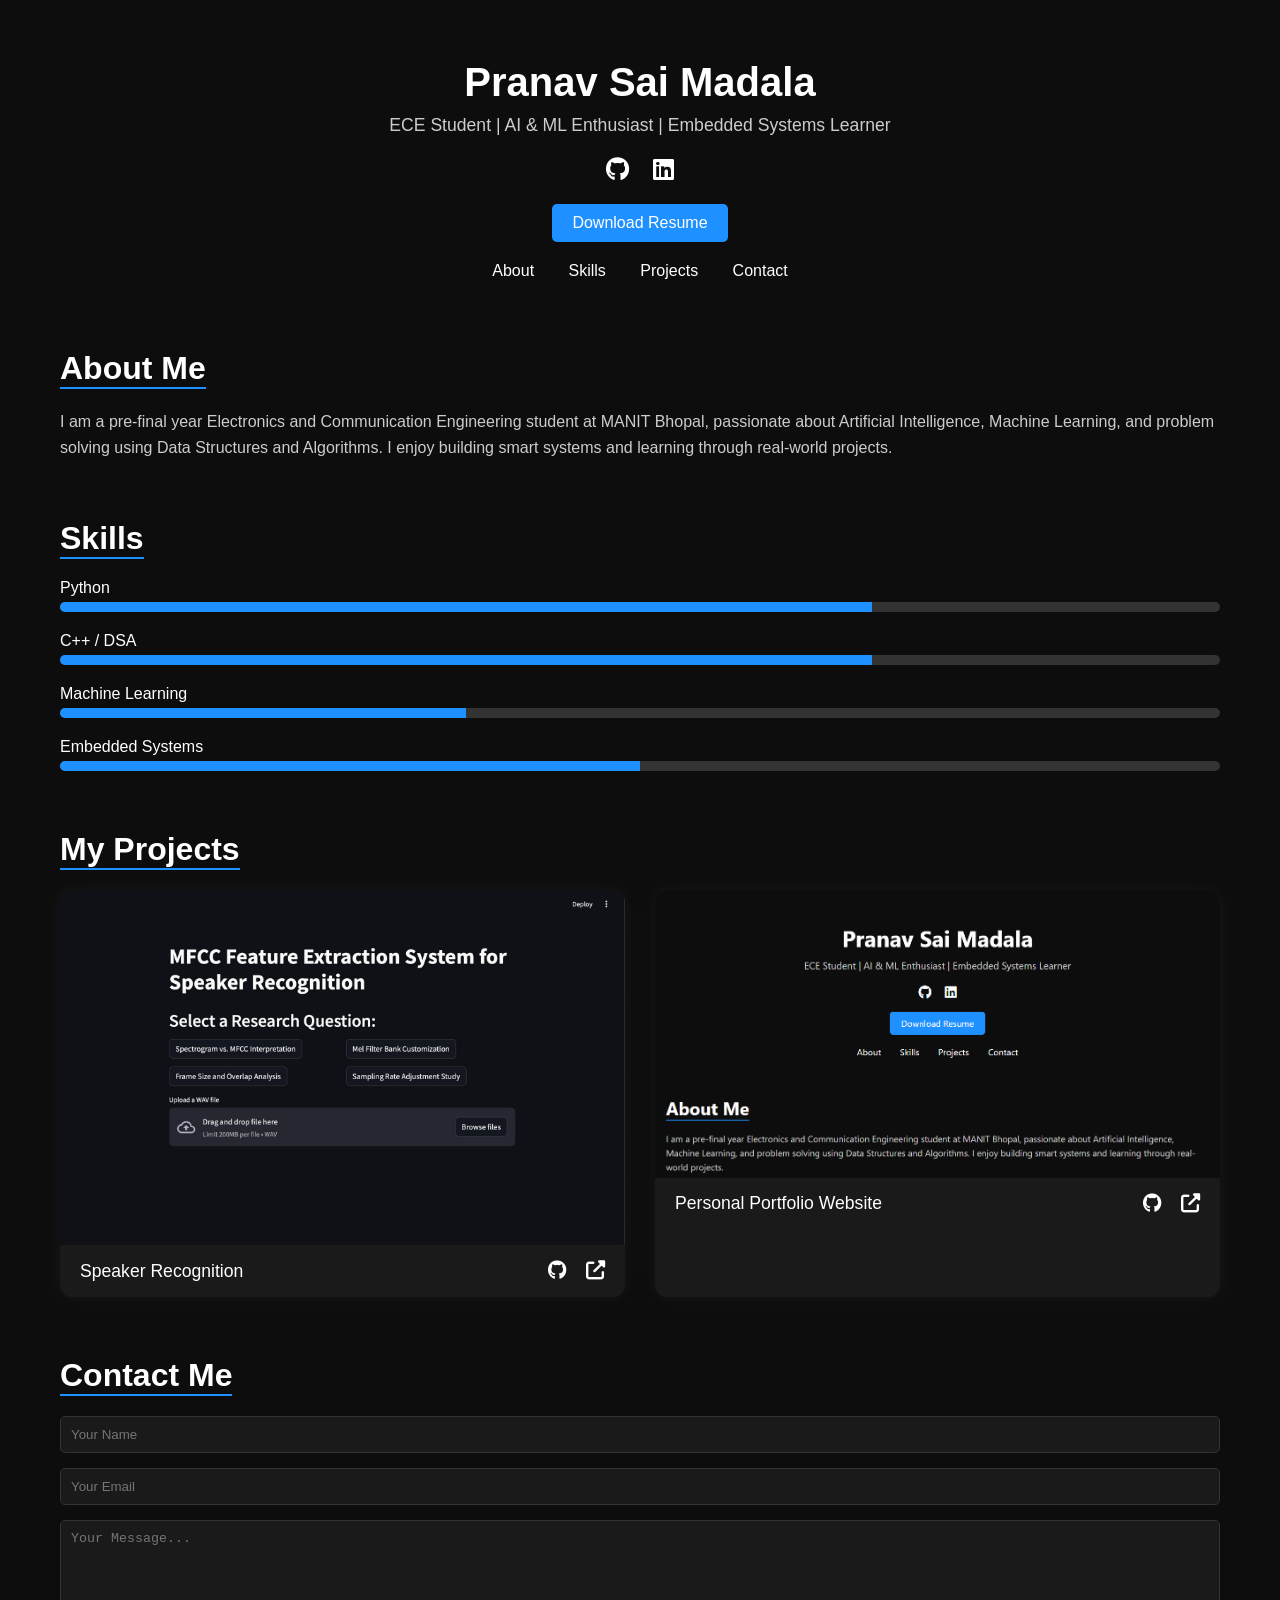
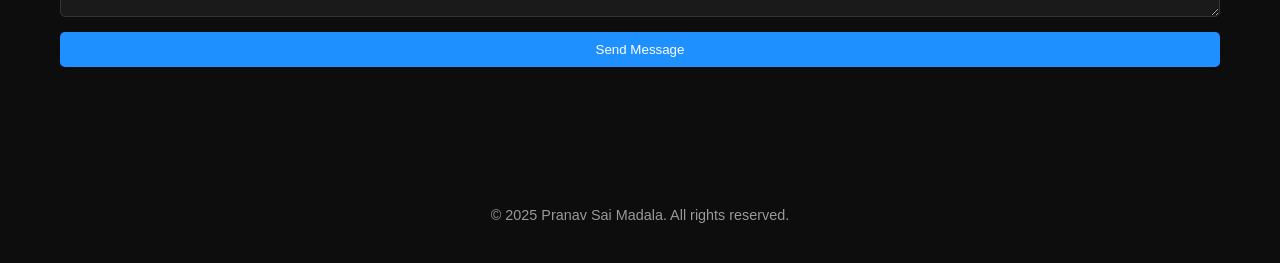
<file: myportpolio.html>
<!DOCTYPE html>
<html lang="en">
<head>
  <meta charset="UTF-8" />
  <meta name="viewport" content="width=device-width, initial-scale=1.0" />
  <title>Pranav Sai Madala | Portfolio</title>
  <link rel="stylesheet" href="https://cdnjs.cloudflare.com/ajax/libs/font-awesome/6.5.0/css/all.min.css" />
  <style>
    * {
      margin: 0;
      padding: 0;
      box-sizing: border-box;
      scroll-behavior: smooth;
    }

    body {
      font-family: 'Segoe UI', sans-serif;
      background-color: #0d0d0d;
      color: white;
    }

    header {
      text-align: center;
      padding: 60px 20px 20px;
    }

    header h1 {
      font-size: 2.5rem;
      margin-bottom: 10px;
    }

    header p {
      color: #cccccc;
      font-size: 1.1rem;
      margin-bottom: 20px;
    }

    .socials {
      text-align: center;
      margin-top: 10px;
    }

    .socials a {
      color: white;
      margin: 0 10px;
      font-size: 1.5rem;
      transition: color 0.3s ease;
    }

    .socials a:hover {
      color: #1e90ff;
    }

    .resume-button {
      display: inline-block;
      margin-top: 20px;
      padding: 10px 20px;
      background: #1e90ff;
      color: white;
      border-radius: 5px;
      text-decoration: none;
    }

    .resume-button:hover {
      background: #0066cc;
    }

    nav {
      text-align: center;
      margin-bottom: 30px;
    }

    nav a {
      color: white;
      text-decoration: none;
      margin: 0 15px;
      font-size: 1rem;
    }

    nav a:hover {
      color: #1e90ff;
    }

    .container {
      max-width: 1200px;
      margin: auto;
      padding: 40px 20px;
    }

    h2 {
      font-size: 2rem;
      margin-bottom: 20px;
      border-bottom: 2px solid #1e90ff;
      display: inline-block;
    }

    section {
      margin-bottom: 60px;
    }

    .about p,
    .skills p,
    .contact p {
      color: #cccccc;
      line-height: 1.6;
    }

    .skills .skill {
      margin-bottom: 20px;
    }

    .skills .label {
      margin-bottom: 5px;
      font-weight: 500;
    }

    .skills .bar {
      width: 100%;
      height: 10px;
      background: #333;
      border-radius: 5px;
      overflow: hidden;
    }

    .skills .fill {
      height: 100%;
      background: #1e90ff;
      width: 0;
      animation: fillBar 2s forwards;
    }

    @keyframes fillBar {
      to { width: var(--width); }
    }

    .project-grid {
      display: grid;
      grid-template-columns: repeat(auto-fit, minmax(300px, 1fr));
      gap: 30px;
    }

    .card {
      background: #1a1a1a;
      border-radius: 12px;
      overflow: hidden;
      box-shadow: 0 0 15px rgba(255, 255, 255, 0.05);
      transition: transform 0.3s ease;
    }

    .card:hover {
      transform: translateY(-5px);
    }

    .card img {
      width: 100%;
      height: auto;
      display: block;
    }

    .card-footer {
      display: flex;
      justify-content: space-between;
      align-items: center;
      padding: 15px 20px;
    }

    .card-footer span {
      font-size: 1.1rem;
    }

    .card-footer .icons a {
      margin-left: 15px;
      color: white;
      font-size: 1.2rem;
      transition: color 0.2s ease;
    }

    .card-footer .icons a:hover {
      color: #1e90ff;
    }

    .contact form {
      display: flex;
      flex-direction: column;
    }

    .contact input,
    .contact textarea {
      background: #1a1a1a;
      color: white;
      border: 1px solid #333;
      padding: 10px;
      margin-bottom: 15px;
      border-radius: 5px;
    }

    .contact button {
      background: #1e90ff;
      color: white;
      border: none;
      padding: 10px;
      border-radius: 5px;
      cursor: pointer;
    }

    .contact button:hover {
      background: #0066cc;
    }

    footer {
      text-align: center;
      padding: 40px 20px;
      color: #999;
      font-size: 0.9rem;
    }
  </style>
</head>
<body>

  <header>
    <h1>Pranav Sai Madala</h1>
    <p>ECE Student | AI & ML Enthusiast | Embedded Systems Learner</p>
    <div class="socials">
      <a href="https://github.com/madalapranavsai" target="_blank"><i class="fab fa-github"></i></a>
      <a href="https://www.linkedin.com/in/pranav-sai-madala-0b233127b/" target="_blank"><i class="fab fa-linkedin"></i></a>
    </div>
    <a class="resume-button" href="pranavsai-resume.pdf" target="_blank">Download Resume</a>
  </header>

  <nav>
    <a href="#about">About</a>
    <a href="#skills">Skills</a>
    <a href="#projects">Projects</a>
    <a href="#contact">Contact</a>
  </nav>

  <div class="container">
    <section id="about" class="about">
      <h2>About Me</h2>
      <p>I am a pre-final year Electronics and Communication Engineering student at MANIT Bhopal, passionate about Artificial Intelligence, Machine Learning, and problem solving using Data Structures and Algorithms. I enjoy building smart systems and learning through real-world projects.</p>
    </section>

    <section id="skills" class="skills">
      <h2>Skills</h2>
      <div class="skill">
        <div class="label">Python</div>
        <div class="bar"><div class="fill" style="--width: 70%;"></div></div>
      </div>
      <div class="skill">
        <div class="label">C++ / DSA</div>
        <div class="bar"><div class="fill" style="--width: 70%;"></div></div>
      </div>
      <div class="skill">
        <div class="label">Machine Learning</div>
        <div class="bar"><div class="fill" style="--width: 35%;"></div></div>
      </div>
      <div class="skill">
        <div class="label">Embedded Systems</div>
        <div class="bar"><div class="fill" style="--width: 50%;"></div></div>
      </div>
    </section>

    <section id="projects">
      <h2>My Projects</h2>
      <div class="project-grid">
        <div class="card">
          <img src="WhatsApp Image 2025-06-25 at 6.47.09 PM.jpeg" alt="Speaker Recognition Screenshot" />
          <div class="card-footer">
            <span>Speaker Recognition</span>
            <div class="icons">
              <a href="https://github.com/madalapranavsai/proj-1" target="_blank"><i class="fab fa-github"></i></a>
              <a href="https://your-live-link.com" target="_blank"><i class="fas fa-external-link-alt"></i></a>
            </div>
          </div>
        </div>
        <!-- Add more cards here -->
        <div class="project-grid">
            <div class="card">
              <img src="Screenshot 2025-06-25 183748.png" alt="Personal Portfolio Website" />
              <div class="card-footer">
                <span>Personal Portfolio Website</span>
                <div class="icons">
                  <a href="https://github.com/madalapranavsai/portfolio" target="_blank"><i class="fab fa-github"></i></a>
                  <a href="https://madalapranavsai.github.io/portfolio/myportpolio.html" target="_blank"><i class="fas fa-external-link-alt"></i></a>
                </div>
              </div>
            </div>
      </div>
    </section>

    <section id="contact" class="contact">
      <h2>Contact Me</h2>
      <form action="https://formspree.io/f/mnnvozbg" method="POST">
        <input type="text" name="name" placeholder="Your Name" required />
        <input type="email" name="_replyto" placeholder="Your Email" required />
        <textarea name="message" rows="5" placeholder="Your Message..." required></textarea>
        <button type="submit">Send Message</button>
      </form>
    </section>
  </div>

  <footer>
    &copy; 2025 Pranav Sai Madala. All rights reserved.
  </footer>

</body>
</html>
</file>
